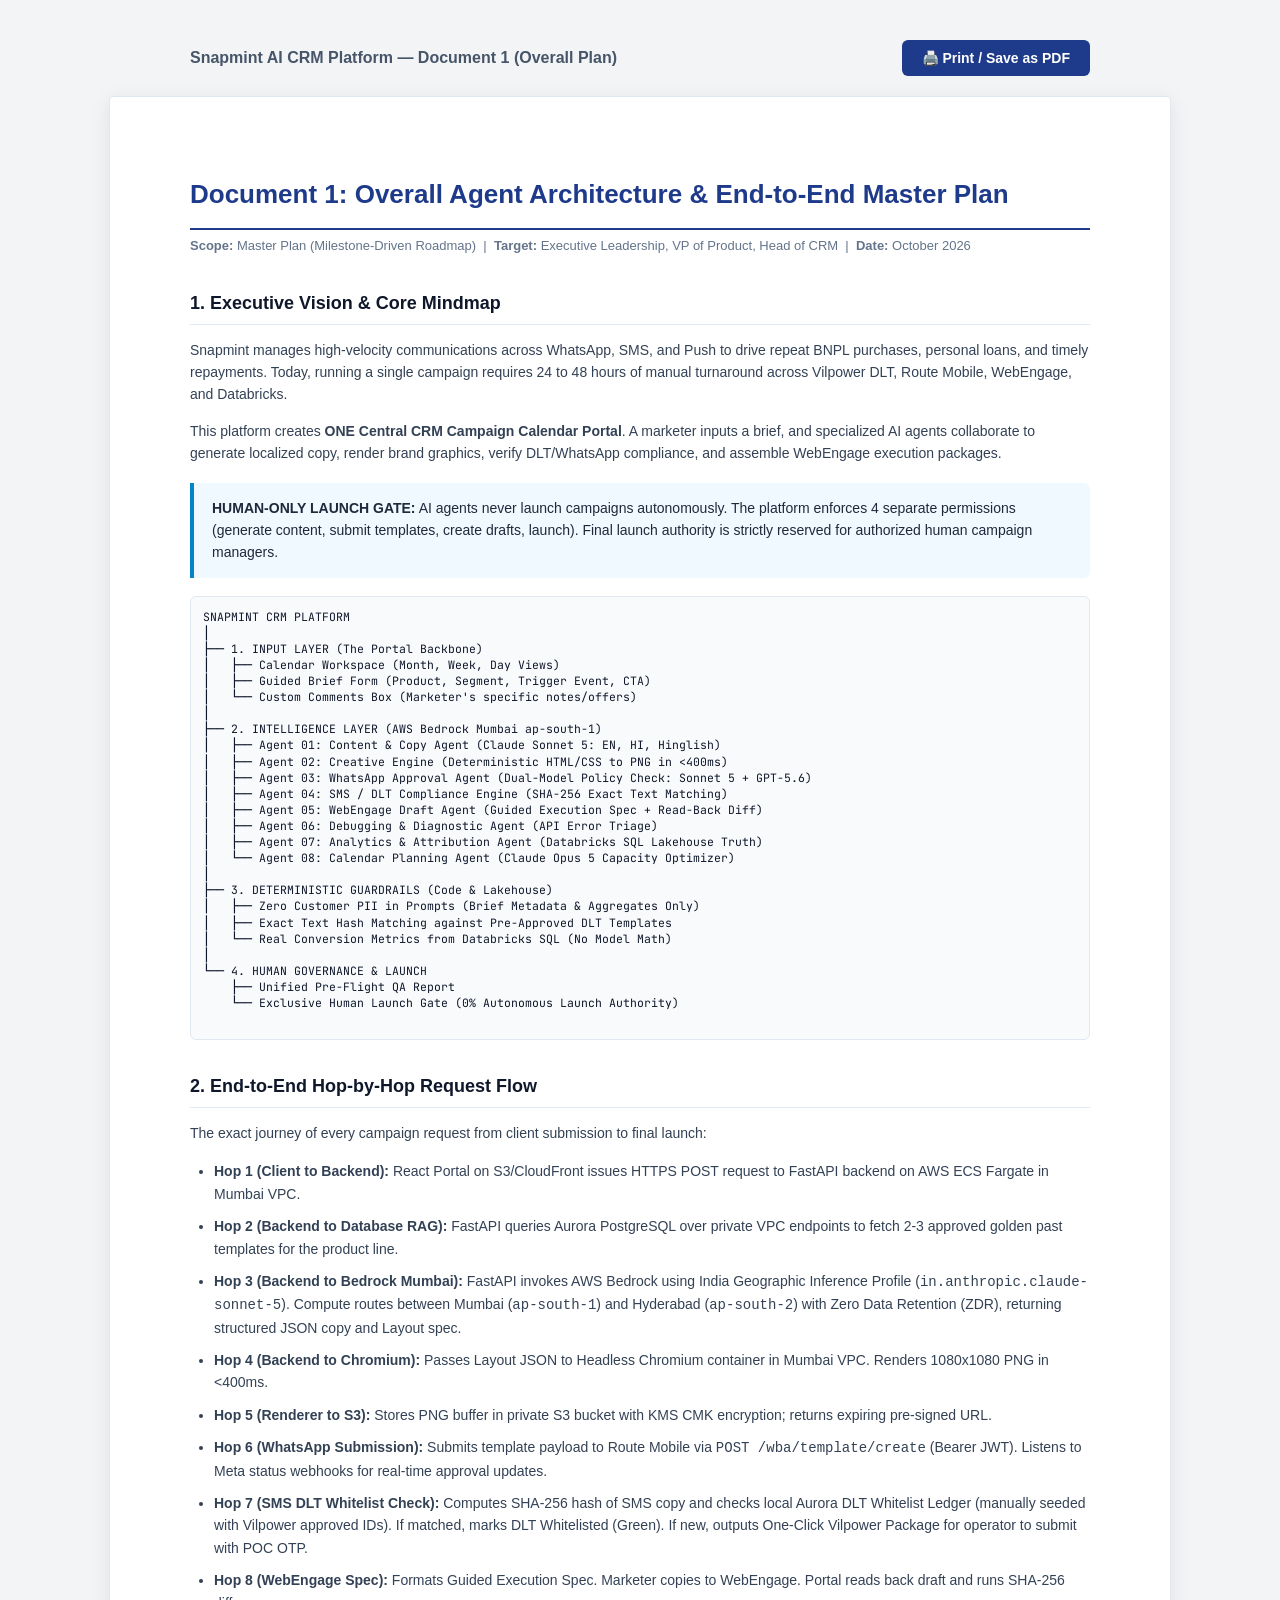
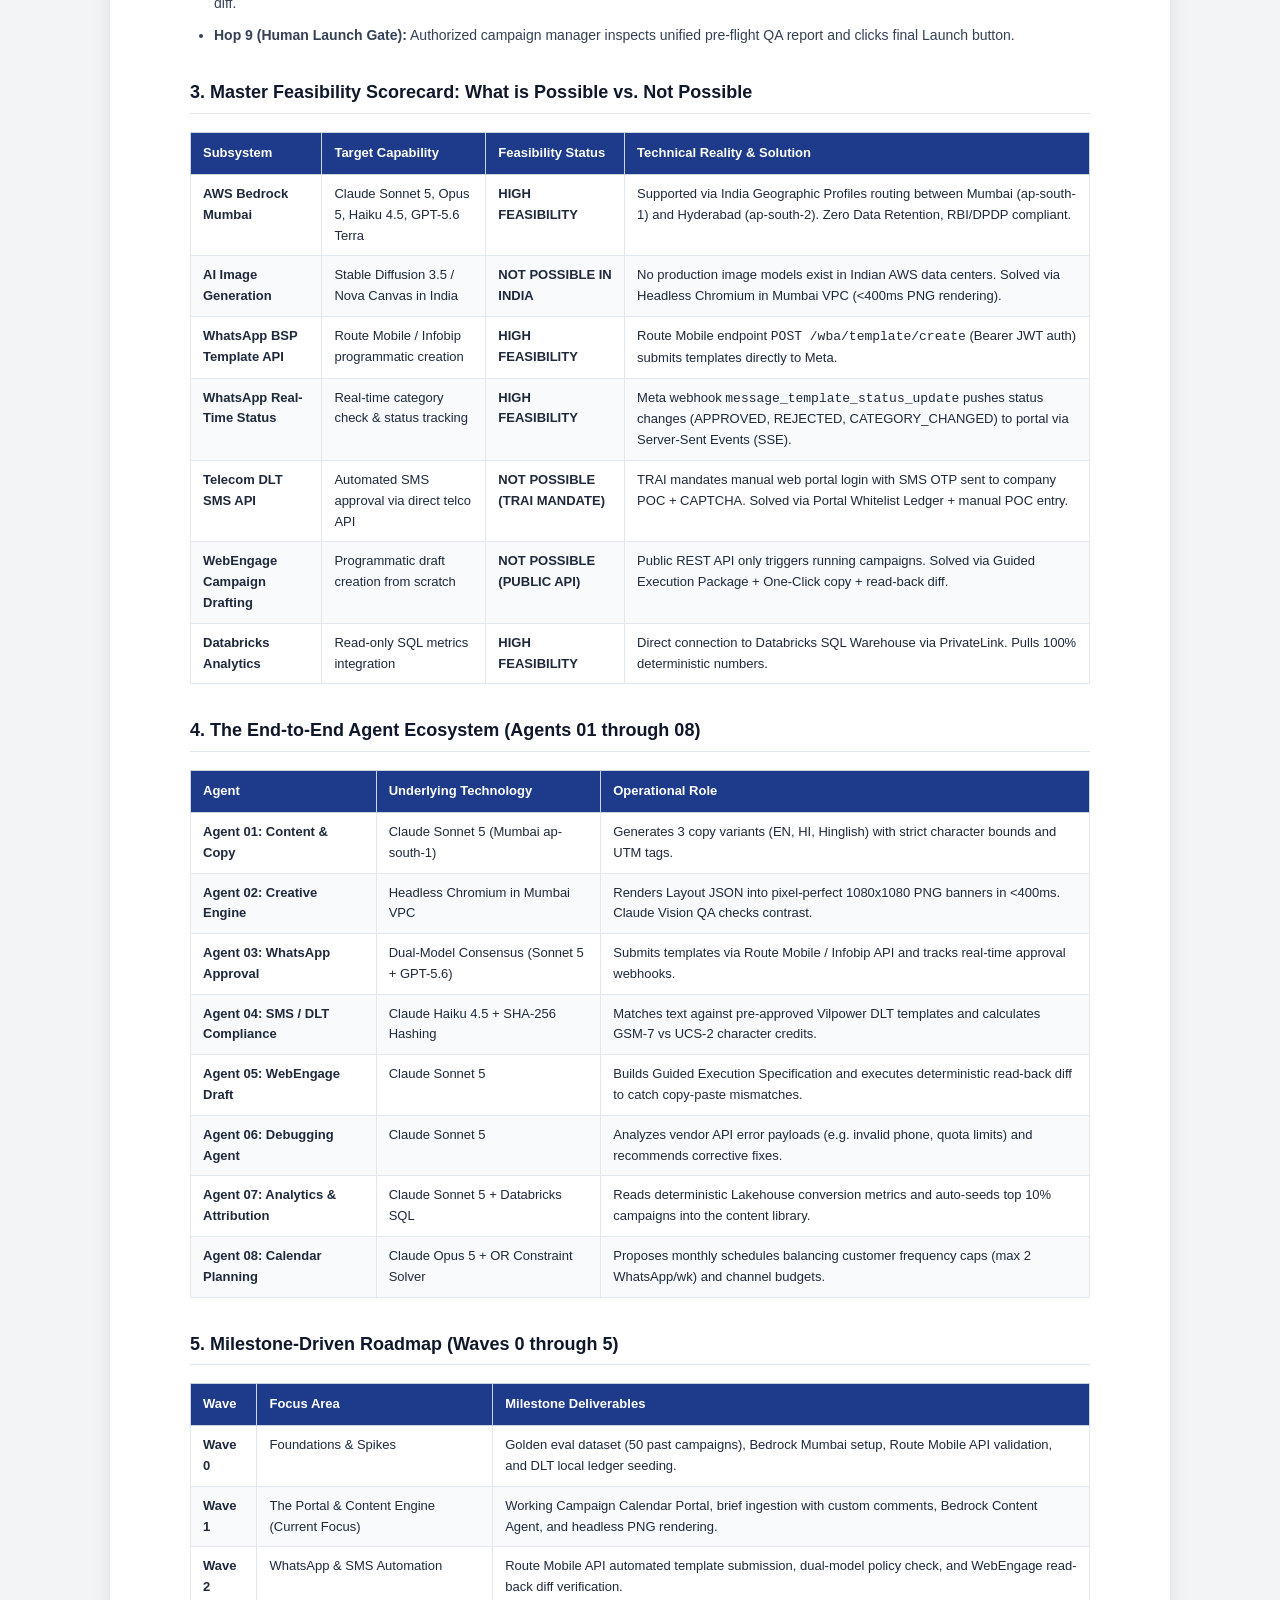
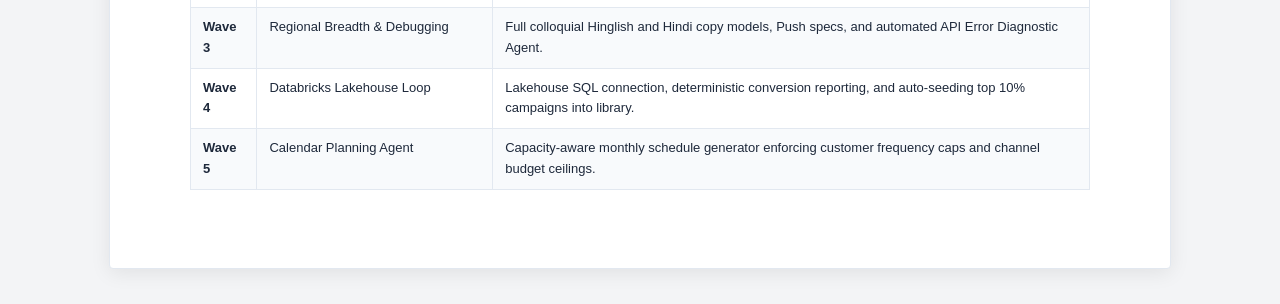
<file: docs/document-1-overall-plan.html>
<!DOCTYPE html>
<html lang="en">
<head>
  <meta charset="UTF-8">
  <meta name="viewport" content="width=device-width, initial-scale=1.0">
  <title>Snapmint CRM Platform — Document 1: Overall Agent Plan</title>
  <link rel="preconnect" href="https://fonts.googleapis.com">
  <link rel="preconnect" href="https://fonts.gstatic.com" crossorigin>
  <link href="https://fonts.googleapis.com/css2?family=Segoe+UI:wght@400;600;700&family=JetBrains+Mono:wght@400;500&display=swap" rel="stylesheet">
  <style>
    @page { size: A4; margin: 20mm; }
    body { background-color: #f3f4f6; color: #1e293b; font-family: 'Segoe UI', -apple-system, sans-serif; line-height: 1.6; margin: 0; padding: 40px 20px; }
    .doc-page { background: #ffffff; max-width: 900px; margin: 0 auto; padding: 60px 80px; border-radius: 4px; box-shadow: 0 4px 20px rgba(0, 0, 0, 0.08); border: 1px solid #e2e8f0; }
    .action-bar { max-width: 900px; margin: 0 auto 20px auto; display: flex; justify-content: space-between; align-items: center; }
    .btn { background: #1e3a8a; color: #ffffff; padding: 10px 20px; border: none; border-radius: 6px; font-size: 14px; font-weight: 600; cursor: pointer; display: inline-flex; align-items: center; gap: 8px; }
    .btn:hover { background: #1e40af; }
    h1.doc-title { font-size: 26px; font-weight: 700; color: #1e3a8a; border-bottom: 2px solid #1e3a8a; padding-bottom: 12px; margin-bottom: 6px; }
    .doc-meta { font-size: 13px; color: #64748b; margin-bottom: 26px; }
    h2 { font-size: 18px; font-weight: 700; color: #0f172a; margin-top: 32px; margin-bottom: 12px; border-bottom: 1px solid #e2e8f0; padding-bottom: 6px; }
    h3 { font-size: 15px; font-weight: 600; color: #334155; margin-top: 20px; margin-bottom: 6px; }
    p, li { font-size: 14px; color: #334155; margin-bottom: 10px; }
    ul, ol { padding-left: 24px; margin-bottom: 14px; }
    .callout { background: #f0f9ff; border-left: 4px solid #0284c7; padding: 14px 18px; border-radius: 0 6px 6px 0; margin: 18px 0; font-size: 14px; }
    table { width: 100%; border-collapse: collapse; margin: 18px 0; font-size: 13px; }
    th { background: #1e3a8a; color: #ffffff; font-weight: 600; text-align: left; padding: 10px 12px; border: 1px solid #cbd5e1; }
    td { padding: 9px 12px; border: 1px solid #e2e8f0; vertical-align: top; }
    tr:nth-child(even) td { background: #f8fafc; }
    pre { background: #f8fafc; border: 1px solid #e2e8f0; border-radius: 6px; padding: 12px; font-family: 'JetBrains Mono', monospace; font-size: 11.5px; color: #0f172a; overflow-x: auto; margin: 14px 0; line-height: 1.4; }
    @media print { body { background: #fff; padding: 0; } .action-bar { display: none !important; } .doc-page { box-shadow: none; border: none; padding: 0; max-width: 100%; } h2 { page-break-after: avoid; } table, pre { page-break-inside: avoid; } }
  </style>
</head>
<body>
  <div class="action-bar">
    <div style="font-weight: 600; color: #475569;">Snapmint AI CRM Platform — Document 1 (Overall Plan)</div>
    <button class="btn" onclick="window.print()">🖨️ Print / Save as PDF</button>
  </div>
  <div class="doc-page">
    <h1 class="doc-title">Document 1: Overall Agent Architecture & End-to-End Master Plan</h1>
    <div class="doc-meta">
      <strong>Scope:</strong> Master Plan (Milestone-Driven Roadmap) &nbsp;|&nbsp; 
      <strong>Target:</strong> Executive Leadership, VP of Product, Head of CRM &nbsp;|&nbsp; 
      <strong>Date:</strong> October 2026
    </div>

    <h2>1. Executive Vision & Core Mindmap</h2>
    <p>
      Snapmint manages high-velocity communications across WhatsApp, SMS, and Push to drive repeat BNPL purchases, personal loans, and timely repayments. Today, running a single campaign requires 24 to 48 hours of manual turnaround across Vilpower DLT, Route Mobile, WebEngage, and Databricks.
    </p>
    <p>
      This platform creates <strong>ONE Central CRM Campaign Calendar Portal</strong>. A marketer inputs a brief, and specialized AI agents collaborate to generate localized copy, render brand graphics, verify DLT/WhatsApp compliance, and assemble WebEngage execution packages.
    </p>
    <div class="callout">
      <strong>HUMAN-ONLY LAUNCH GATE:</strong> AI agents never launch campaigns autonomously. The platform enforces 4 separate permissions (generate content, submit templates, create drafts, launch). Final launch authority is strictly reserved for authorized human campaign managers.
    </div>

    <pre>
SNAPMINT CRM PLATFORM
│
├── 1. INPUT LAYER (The Portal Backbone)
│   ├── Calendar Workspace (Month, Week, Day Views)
│   ├── Guided Brief Form (Product, Segment, Trigger Event, CTA)
│   └── Custom Comments Box (Marketer's specific notes/offers)
│
├── 2. INTELLIGENCE LAYER (AWS Bedrock Mumbai ap-south-1)
│   ├── Agent 01: Content & Copy Agent (Claude Sonnet 5: EN, HI, Hinglish)
│   ├── Agent 02: Creative Engine (Deterministic HTML/CSS to PNG in &lt;400ms)
│   ├── Agent 03: WhatsApp Approval Agent (Dual-Model Policy Check: Sonnet 5 + GPT-5.6)
│   ├── Agent 04: SMS / DLT Compliance Engine (SHA-256 Exact Text Matching)
│   ├── Agent 05: WebEngage Draft Agent (Guided Execution Spec + Read-Back Diff)
│   ├── Agent 06: Debugging & Diagnostic Agent (API Error Triage)
│   ├── Agent 07: Analytics & Attribution Agent (Databricks SQL Lakehouse Truth)
│   └── Agent 08: Calendar Planning Agent (Claude Opus 5 Capacity Optimizer)
│
├── 3. DETERMINISTIC GUARDRAILS (Code & Lakehouse)
│   ├── Zero Customer PII in Prompts (Brief Metadata & Aggregates Only)
│   ├── Exact Text Hash Matching against Pre-Approved DLT Templates
│   └── Real Conversion Metrics from Databricks SQL (No Model Math)
│
└── 4. HUMAN GOVERNANCE & LAUNCH
    ├── Unified Pre-Flight QA Report
    └── Exclusive Human Launch Gate (0% Autonomous Launch Authority)
    </pre>

    <h2>2. End-to-End Hop-by-Hop Request Flow</h2>
    <p>The exact journey of every campaign request from client submission to final launch:</p>
    <ul>
      <li><strong>Hop 1 (Client to Backend):</strong> React Portal on S3/CloudFront issues HTTPS POST request to FastAPI backend on AWS ECS Fargate in Mumbai VPC.</li>
      <li><strong>Hop 2 (Backend to Database RAG):</strong> FastAPI queries Aurora PostgreSQL over private VPC endpoints to fetch 2-3 approved golden past templates for the product line.</li>
      <li><strong>Hop 3 (Backend to Bedrock Mumbai):</strong> FastAPI invokes AWS Bedrock using India Geographic Inference Profile (<code>in.anthropic.claude-sonnet-5</code>). Compute routes between Mumbai (<code>ap-south-1</code>) and Hyderabad (<code>ap-south-2</code>) with Zero Data Retention (ZDR), returning structured JSON copy and Layout spec.</li>
      <li><strong>Hop 4 (Backend to Chromium):</strong> Passes Layout JSON to Headless Chromium container in Mumbai VPC. Renders 1080x1080 PNG in &lt;400ms.</li>
      <li><strong>Hop 5 (Renderer to S3):</strong> Stores PNG buffer in private S3 bucket with KMS CMK encryption; returns expiring pre-signed URL.</li>
      <li><strong>Hop 6 (WhatsApp Submission):</strong> Submits template payload to Route Mobile via <code>POST /wba/template/create</code> (Bearer JWT). Listens to Meta status webhooks for real-time approval updates.</li>
      <li><strong>Hop 7 (SMS DLT Whitelist Check):</strong> Computes SHA-256 hash of SMS copy and checks local Aurora DLT Whitelist Ledger (manually seeded with Vilpower approved IDs). If matched, marks DLT Whitelisted (Green). If new, outputs One-Click Vilpower Package for operator to submit with POC OTP.</li>
      <li><strong>Hop 8 (WebEngage Spec):</strong> Formats Guided Execution Spec. Marketer copies to WebEngage. Portal reads back draft and runs SHA-256 diff.</li>
      <li><strong>Hop 9 (Human Launch Gate):</strong> Authorized campaign manager inspects unified pre-flight QA report and clicks final Launch button.</li>
    </ul>

    <h2>3. Master Feasibility Scorecard: What is Possible vs. Not Possible</h2>
    <table>
      <thead>
        <tr>
          <th>Subsystem</th>
          <th>Target Capability</th>
          <th>Feasibility Status</th>
          <th>Technical Reality & Solution</th>
        </tr>
      </thead>
      <tbody>
        <tr>
          <td><strong>AWS Bedrock Mumbai</strong></td>
          <td>Claude Sonnet 5, Opus 5, Haiku 4.5, GPT-5.6 Terra</td>
          <td><strong>HIGH FEASIBILITY</strong></td>
          <td>Supported via India Geographic Profiles routing between Mumbai (ap-south-1) and Hyderabad (ap-south-2). Zero Data Retention, RBI/DPDP compliant.</td>
        </tr>
        <tr>
          <td><strong>AI Image Generation</strong></td>
          <td>Stable Diffusion 3.5 / Nova Canvas in India</td>
          <td><strong>NOT POSSIBLE IN INDIA</strong></td>
          <td>No production image models exist in Indian AWS data centers. Solved via Headless Chromium in Mumbai VPC (&lt;400ms PNG rendering).</td>
        </tr>
        <tr>
          <td><strong>WhatsApp BSP Template API</strong></td>
          <td>Route Mobile / Infobip programmatic creation</td>
          <td><strong>HIGH FEASIBILITY</strong></td>
          <td>Route Mobile endpoint <code>POST /wba/template/create</code> (Bearer JWT auth) submits templates directly to Meta.</td>
        </tr>
        <tr>
          <td><strong>WhatsApp Real-Time Status</strong></td>
          <td>Real-time category check & status tracking</td>
          <td><strong>HIGH FEASIBILITY</strong></td>
          <td>Meta webhook <code>message_template_status_update</code> pushes status changes (APPROVED, REJECTED, CATEGORY_CHANGED) to portal via Server-Sent Events (SSE).</td>
        </tr>
        <tr>
          <td><strong>Telecom DLT SMS API</strong></td>
          <td>Automated SMS approval via direct telco API</td>
          <td><strong>NOT POSSIBLE (TRAI MANDATE)</strong></td>
          <td>TRAI mandates manual web portal login with SMS OTP sent to company POC + CAPTCHA. Solved via Portal Whitelist Ledger + manual POC entry.</td>
        </tr>
        <tr>
          <td><strong>WebEngage Campaign Drafting</strong></td>
          <td>Programmatic draft creation from scratch</td>
          <td><strong>NOT POSSIBLE (PUBLIC API)</strong></td>
          <td>Public REST API only triggers running campaigns. Solved via Guided Execution Package + One-Click copy + read-back diff.</td>
        </tr>
        <tr>
          <td><strong>Databricks Analytics</strong></td>
          <td>Read-only SQL metrics integration</td>
          <td><strong>HIGH FEASIBILITY</strong></td>
          <td>Direct connection to Databricks SQL Warehouse via PrivateLink. Pulls 100% deterministic numbers.</td>
        </tr>
      </tbody>
    </table>

    <h2>4. The End-to-End Agent Ecosystem (Agents 01 through 08)</h2>
    <table>
      <thead>
        <tr>
          <th>Agent</th>
          <th>Underlying Technology</th>
          <th>Operational Role</th>
        </tr>
      </thead>
      <tbody>
        <tr>
          <td><strong>Agent 01: Content & Copy</strong></td>
          <td>Claude Sonnet 5 (Mumbai ap-south-1)</td>
          <td>Generates 3 copy variants (EN, HI, Hinglish) with strict character bounds and UTM tags.</td>
        </tr>
        <tr>
          <td><strong>Agent 02: Creative Engine</strong></td>
          <td>Headless Chromium in Mumbai VPC</td>
          <td>Renders Layout JSON into pixel-perfect 1080x1080 PNG banners in &lt;400ms. Claude Vision QA checks contrast.</td>
        </tr>
        <tr>
          <td><strong>Agent 03: WhatsApp Approval</strong></td>
          <td>Dual-Model Consensus (Sonnet 5 + GPT-5.6)</td>
          <td>Submits templates via Route Mobile / Infobip API and tracks real-time approval webhooks.</td>
        </tr>
        <tr>
          <td><strong>Agent 04: SMS / DLT Compliance</strong></td>
          <td>Claude Haiku 4.5 + SHA-256 Hashing</td>
          <td>Matches text against pre-approved Vilpower DLT templates and calculates GSM-7 vs UCS-2 character credits.</td>
        </tr>
        <tr>
          <td><strong>Agent 05: WebEngage Draft</strong></td>
          <td>Claude Sonnet 5</td>
          <td>Builds Guided Execution Specification and executes deterministic read-back diff to catch copy-paste mismatches.</td>
        </tr>
        <tr>
          <td><strong>Agent 06: Debugging Agent</strong></td>
          <td>Claude Sonnet 5</td>
          <td>Analyzes vendor API error payloads (e.g. invalid phone, quota limits) and recommends corrective fixes.</td>
        </tr>
        <tr>
          <td><strong>Agent 07: Analytics & Attribution</strong></td>
          <td>Claude Sonnet 5 + Databricks SQL</td>
          <td>Reads deterministic Lakehouse conversion metrics and auto-seeds top 10% campaigns into the content library.</td>
        </tr>
        <tr>
          <td><strong>Agent 08: Calendar Planning</strong></td>
          <td>Claude Opus 5 + OR Constraint Solver</td>
          <td>Proposes monthly schedules balancing customer frequency caps (max 2 WhatsApp/wk) and channel budgets.</td>
        </tr>
      </tbody>
    </table>

    <h2>5. Milestone-Driven Roadmap (Waves 0 through 5)</h2>
    <table>
      <thead>
        <tr>
          <th>Wave</th>
          <th>Focus Area</th>
          <th>Milestone Deliverables</th>
        </tr>
      </thead>
      <tbody>
        <tr>
          <td><strong>Wave 0</strong></td>
          <td>Foundations & Spikes</td>
          <td>Golden eval dataset (50 past campaigns), Bedrock Mumbai setup, Route Mobile API validation, and DLT local ledger seeding.</td>
        </tr>
        <tr>
          <td><strong>Wave 1</strong></td>
          <td>The Portal & Content Engine (Current Focus)</td>
          <td>Working Campaign Calendar Portal, brief ingestion with custom comments, Bedrock Content Agent, and headless PNG rendering.</td>
        </tr>
        <tr>
          <td><strong>Wave 2</strong></td>
          <td>WhatsApp & SMS Automation</td>
          <td>Route Mobile API automated template submission, dual-model policy check, and WebEngage read-back diff verification.</td>
        </tr>
        <tr>
          <td><strong>Wave 3</strong></td>
          <td>Regional Breadth & Debugging</td>
          <td>Full colloquial Hinglish and Hindi copy models, Push specs, and automated API Error Diagnostic Agent.</td>
        </tr>
        <tr>
          <td><strong>Wave 4</strong></td>
          <td>Databricks Lakehouse Loop</td>
          <td>Lakehouse SQL connection, deterministic conversion reporting, and auto-seeding top 10% campaigns into library.</td>
        </tr>
        <tr>
          <td><strong>Wave 5</strong></td>
          <td>Calendar Planning Agent</td>
          <td>Capacity-aware monthly schedule generator enforcing customer frequency caps and channel budget ceilings.</td>
        </tr>
      </tbody>
    </table>
  </div>
</body>
</html>
</file>
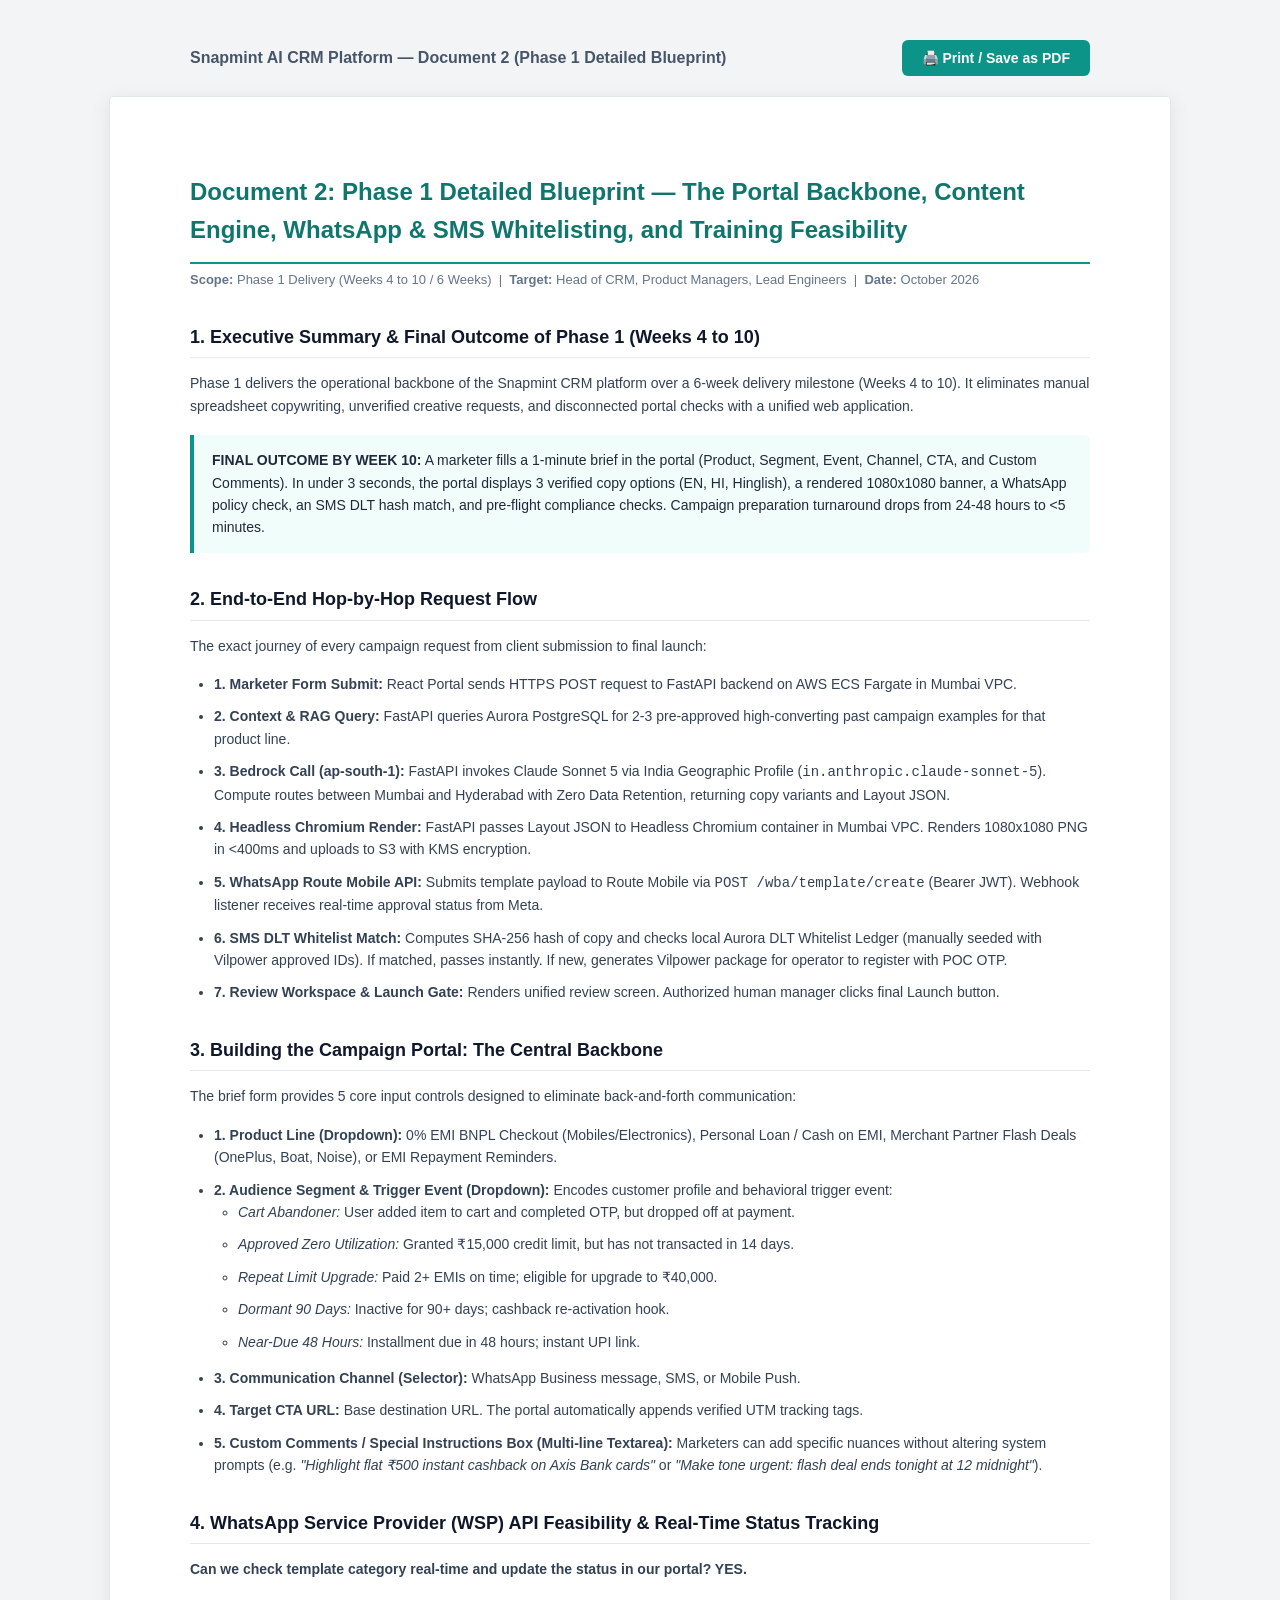
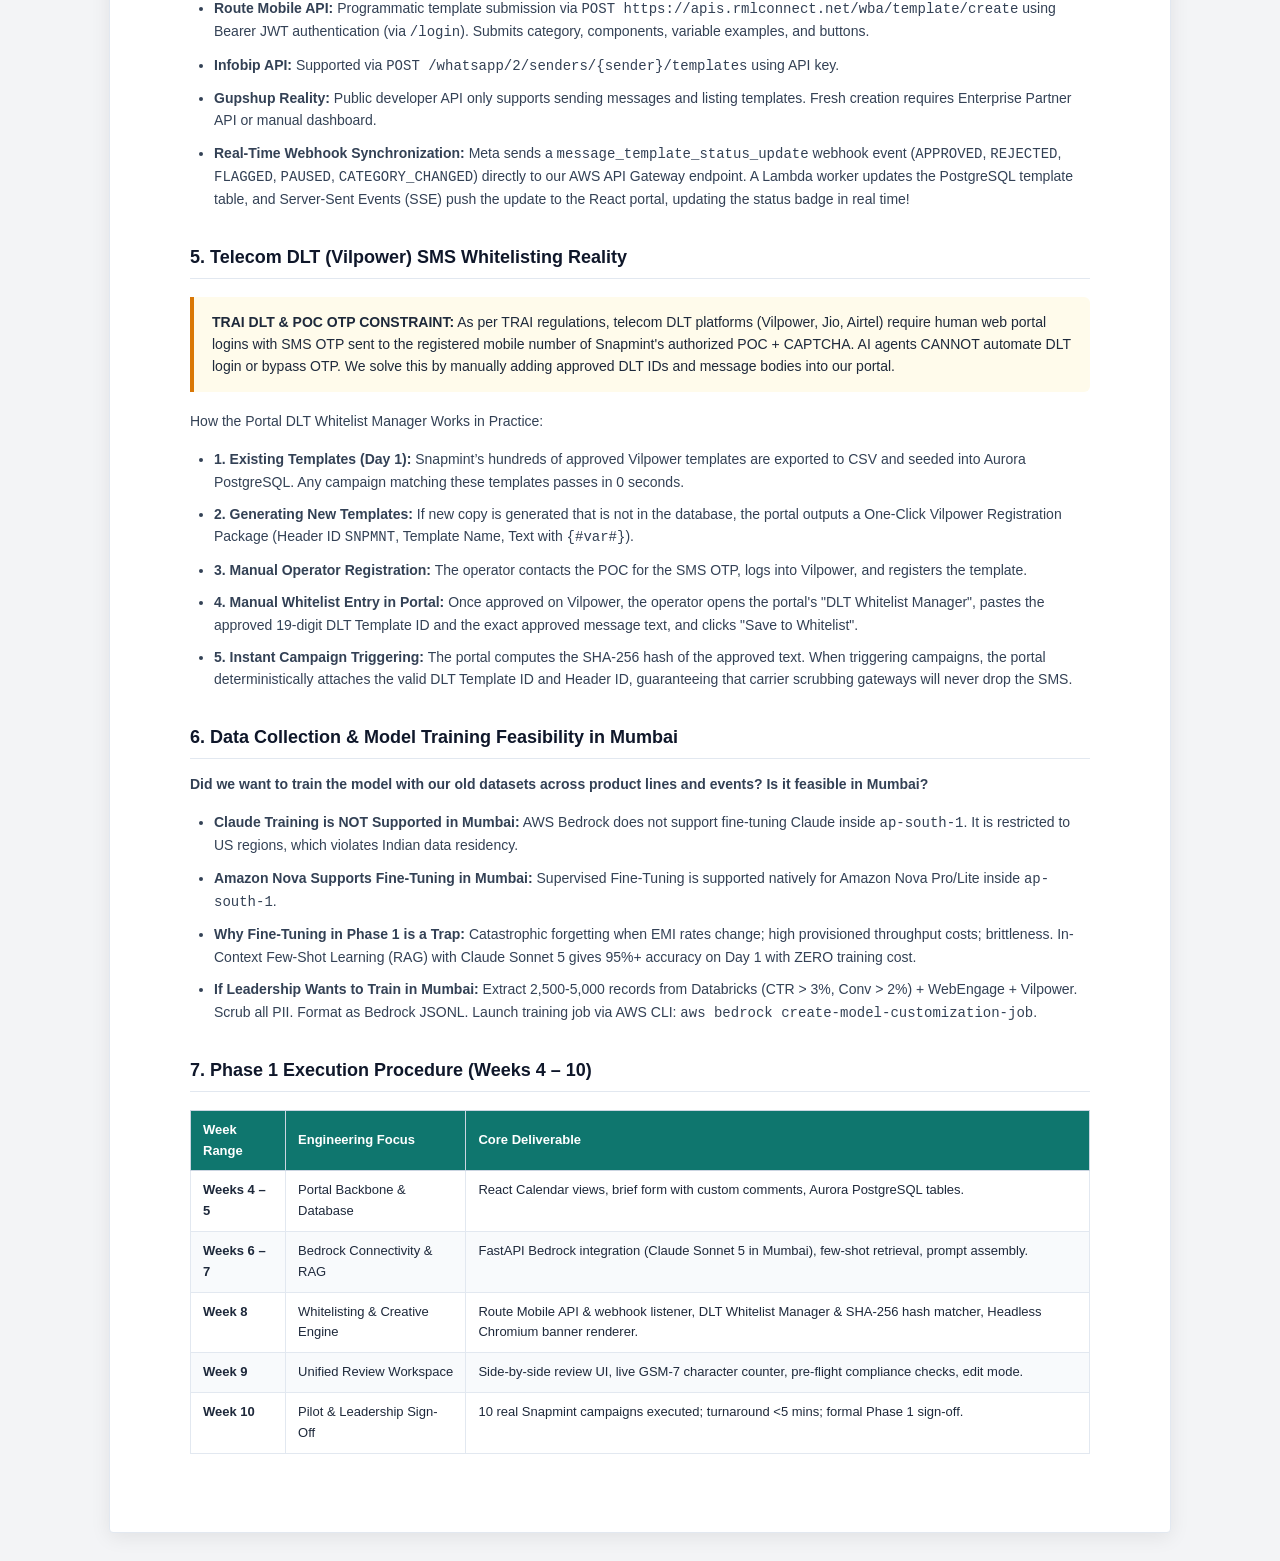
<file: docs/document-2-phase-1-detailed-plan.html>
<!DOCTYPE html>
<html lang="en">
<head>
  <meta charset="UTF-8">
  <meta name="viewport" content="width=device-width, initial-scale=1.0">
  <title>Snapmint CRM Platform — Document 2: Phase 1 Detailed Plan</title>
  <link rel="preconnect" href="https://fonts.googleapis.com">
  <link rel="preconnect" href="https://fonts.gstatic.com" crossorigin>
  <link href="https://fonts.googleapis.com/css2?family=Segoe+UI:wght@400;600;700&family=JetBrains+Mono:wght@400;500&display=swap" rel="stylesheet">
  <style>
    @page { size: A4; margin: 20mm; }
    body { background-color: #f3f4f6; color: #1e293b; font-family: 'Segoe UI', -apple-system, sans-serif; line-height: 1.6; margin: 0; padding: 40px 20px; }
    .doc-page { background: #ffffff; max-width: 900px; margin: 0 auto; padding: 60px 80px; border-radius: 4px; box-shadow: 0 4px 20px rgba(0, 0, 0, 0.08); border: 1px solid #e2e8f0; }
    .action-bar { max-width: 900px; margin: 0 auto 20px auto; display: flex; justify-content: space-between; align-items: center; }
    .btn { background: #0d9488; color: #ffffff; padding: 10px 20px; border: none; border-radius: 6px; font-size: 14px; font-weight: 600; cursor: pointer; display: inline-flex; align-items: center; gap: 8px; }
    .btn:hover { background: #0f766e; }
    h1.doc-title { font-size: 24px; font-weight: 700; color: #0f766e; border-bottom: 2px solid #0d9488; padding-bottom: 12px; margin-bottom: 6px; }
    .doc-meta { font-size: 13px; color: #64748b; margin-bottom: 26px; }
    h2 { font-size: 18px; font-weight: 700; color: #0f172a; margin-top: 32px; margin-bottom: 12px; border-bottom: 1px solid #e2e8f0; padding-bottom: 6px; }
    h3 { font-size: 15px; font-weight: 600; color: #334155; margin-top: 20px; margin-bottom: 6px; }
    p, li { font-size: 14px; color: #334155; margin-bottom: 10px; }
    ul, ol { padding-left: 24px; margin-bottom: 14px; }
    .callout { background: #f0fdfa; border-left: 4px solid #0d9488; padding: 14px 18px; border-radius: 0 6px 6px 0; margin: 18px 0; font-size: 14px; }
    .callout.warning { background: #fffbeb; border-left-color: #d97706; }
    table { width: 100%; border-collapse: collapse; margin: 18px 0; font-size: 13px; }
    th { background: #0f766e; color: #ffffff; font-weight: 600; text-align: left; padding: 9px 12px; border: 1px solid #cbd5e1; }
    td { padding: 9px 12px; border: 1px solid #e2e8f0; vertical-align: top; }
    tr:nth-child(even) td { background: #f8fafc; }
    pre { background: #f8fafc; border: 1px solid #e2e8f0; border-radius: 6px; padding: 12px; font-family: 'JetBrains Mono', monospace; font-size: 11.5px; color: #0f172a; overflow-x: auto; margin: 14px 0; line-height: 1.4; }
    @media print { body { background: #fff; padding: 0; } .action-bar { display: none !important; } .doc-page { box-shadow: none; border: none; padding: 0; max-width: 100%; } h2 { page-break-after: avoid; } table, pre { page-break-inside: avoid; } }
  </style>
</head>
<body>
  <div class="action-bar">
    <div style="font-weight: 600; color: #475569;">Snapmint AI CRM Platform — Document 2 (Phase 1 Detailed Blueprint)</div>
    <button class="btn" onclick="window.print()">🖨️ Print / Save as PDF</button>
  </div>
  <div class="doc-page">
    <h1 class="doc-title">Document 2: Phase 1 Detailed Blueprint — The Portal Backbone, Content Engine, WhatsApp & SMS Whitelisting, and Training Feasibility</h1>
    <div class="doc-meta">
      <strong>Scope:</strong> Phase 1 Delivery (Weeks 4 to 10 / 6 Weeks) &nbsp;|&nbsp; 
      <strong>Target:</strong> Head of CRM, Product Managers, Lead Engineers &nbsp;|&nbsp; 
      <strong>Date:</strong> October 2026
    </div>

    <h2>1. Executive Summary & Final Outcome of Phase 1 (Weeks 4 to 10)</h2>
    <p>
      Phase 1 delivers the operational backbone of the Snapmint CRM platform over a 6-week delivery milestone (Weeks 4 to 10). It eliminates manual spreadsheet copywriting, unverified creative requests, and disconnected portal checks with a unified web application.
    </p>
    <div class="callout">
      <strong>FINAL OUTCOME BY WEEK 10:</strong> A marketer fills a 1-minute brief in the portal (Product, Segment, Event, Channel, CTA, and Custom Comments). In under 3 seconds, the portal displays 3 verified copy options (EN, HI, Hinglish), a rendered 1080x1080 banner, a WhatsApp policy check, an SMS DLT hash match, and pre-flight compliance checks. Campaign preparation turnaround drops from 24-48 hours to &lt;5 minutes.
    </div>

    <h2>2. End-to-End Hop-by-Hop Request Flow</h2>
    <p>The exact journey of every campaign request from client submission to final launch:</p>
    <ul>
      <li><strong>1. Marketer Form Submit:</strong> React Portal sends HTTPS POST request to FastAPI backend on AWS ECS Fargate in Mumbai VPC.</li>
      <li><strong>2. Context & RAG Query:</strong> FastAPI queries Aurora PostgreSQL for 2-3 pre-approved high-converting past campaign examples for that product line.</li>
      <li><strong>3. Bedrock Call (ap-south-1):</strong> FastAPI invokes Claude Sonnet 5 via India Geographic Profile (<code>in.anthropic.claude-sonnet-5</code>). Compute routes between Mumbai and Hyderabad with Zero Data Retention, returning copy variants and Layout JSON.</li>
      <li><strong>4. Headless Chromium Render:</strong> FastAPI passes Layout JSON to Headless Chromium container in Mumbai VPC. Renders 1080x1080 PNG in &lt;400ms and uploads to S3 with KMS encryption.</li>
      <li><strong>5. WhatsApp Route Mobile API:</strong> Submits template payload to Route Mobile via <code>POST /wba/template/create</code> (Bearer JWT). Webhook listener receives real-time approval status from Meta.</li>
      <li><strong>6. SMS DLT Whitelist Match:</strong> Computes SHA-256 hash of copy and checks local Aurora DLT Whitelist Ledger (manually seeded with Vilpower approved IDs). If matched, passes instantly. If new, generates Vilpower package for operator to register with POC OTP.</li>
      <li><strong>7. Review Workspace & Launch Gate:</strong> Renders unified review screen. Authorized human manager clicks final Launch button.</li>
    </ul>

    <h2>3. Building the Campaign Portal: The Central Backbone</h2>
    <p>The brief form provides 5 core input controls designed to eliminate back-and-forth communication:</p>
    <ul>
      <li><strong>1. Product Line (Dropdown):</strong> 0% EMI BNPL Checkout (Mobiles/Electronics), Personal Loan / Cash on EMI, Merchant Partner Flash Deals (OnePlus, Boat, Noise), or EMI Repayment Reminders.</li>
      <li><strong>2. Audience Segment & Trigger Event (Dropdown):</strong> Encodes customer profile and behavioral trigger event:
        <ul>
          <li><em>Cart Abandoner:</em> User added item to cart and completed OTP, but dropped off at payment.</li>
          <li><em>Approved Zero Utilization:</em> Granted ₹15,000 credit limit, but has not transacted in 14 days.</li>
          <li><em>Repeat Limit Upgrade:</em> Paid 2+ EMIs on time; eligible for upgrade to ₹40,000.</li>
          <li><em>Dormant 90 Days:</em> Inactive for 90+ days; cashback re-activation hook.</li>
          <li><em>Near-Due 48 Hours:</em> Installment due in 48 hours; instant UPI link.</li>
        </ul>
      </li>
      <li><strong>3. Communication Channel (Selector):</strong> WhatsApp Business message, SMS, or Mobile Push.</li>
      <li><strong>4. Target CTA URL:</strong> Base destination URL. The portal automatically appends verified UTM tracking tags.</li>
      <li><strong>5. Custom Comments / Special Instructions Box (Multi-line Textarea):</strong> Marketers can add specific nuances without altering system prompts (e.g. <em>"Highlight flat ₹500 instant cashback on Axis Bank cards"</em> or <em>"Make tone urgent: flash deal ends tonight at 12 midnight"</em>).</li>
    </ul>

    <h2>4. WhatsApp Service Provider (WSP) API Feasibility & Real-Time Status Tracking</h2>
    <p><strong>Can we check template category real-time and update the status in our portal? YES.</strong></p>
    <ul>
      <li><strong>Route Mobile API:</strong> Programmatic template submission via <code>POST https://apis.rmlconnect.net/wba/template/create</code> using Bearer JWT authentication (via <code>/login</code>). Submits category, components, variable examples, and buttons.</li>
      <li><strong>Infobip API:</strong> Supported via <code>POST /whatsapp/2/senders/{sender}/templates</code> using API key.</li>
      <li><strong>Gupshup Reality:</strong> Public developer API only supports sending messages and listing templates. Fresh creation requires Enterprise Partner API or manual dashboard.</li>
      <li><strong>Real-Time Webhook Synchronization:</strong> Meta sends a <code>message_template_status_update</code> webhook event (<code>APPROVED</code>, <code>REJECTED</code>, <code>FLAGGED</code>, <code>PAUSED</code>, <code>CATEGORY_CHANGED</code>) directly to our AWS API Gateway endpoint. A Lambda worker updates the PostgreSQL template table, and Server-Sent Events (SSE) push the update to the React portal, updating the status badge in real time!</li>
    </ul>

    <h2>5. Telecom DLT (Vilpower) SMS Whitelisting Reality</h2>
    <div class="callout warning">
      <strong>TRAI DLT & POC OTP CONSTRAINT:</strong> As per TRAI regulations, telecom DLT platforms (Vilpower, Jio, Airtel) require human web portal logins with SMS OTP sent to the registered mobile number of Snapmint's authorized POC + CAPTCHA. AI agents CANNOT automate DLT login or bypass OTP. We solve this by manually adding approved DLT IDs and message bodies into our portal.
    </div>
    <p>How the Portal DLT Whitelist Manager Works in Practice:</p>
    <ul>
      <li><strong>1. Existing Templates (Day 1):</strong> Snapmint’s hundreds of approved Vilpower templates are exported to CSV and seeded into Aurora PostgreSQL. Any campaign matching these templates passes in 0 seconds.</li>
      <li><strong>2. Generating New Templates:</strong> If new copy is generated that is not in the database, the portal outputs a One-Click Vilpower Registration Package (Header ID <code>SNPMNT</code>, Template Name, Text with <code>{#var#}</code>).</li>
      <li><strong>3. Manual Operator Registration:</strong> The operator contacts the POC for the SMS OTP, logs into Vilpower, and registers the template.</li>
      <li><strong>4. Manual Whitelist Entry in Portal:</strong> Once approved on Vilpower, the operator opens the portal's "DLT Whitelist Manager", pastes the approved 19-digit DLT Template ID and the exact approved message text, and clicks "Save to Whitelist".</li>
      <li><strong>5. Instant Campaign Triggering:</strong> The portal computes the SHA-256 hash of the approved text. When triggering campaigns, the portal deterministically attaches the valid DLT Template ID and Header ID, guaranteeing that carrier scrubbing gateways will never drop the SMS.</li>
    </ul>

    <h2>6. Data Collection & Model Training Feasibility in Mumbai</h2>
    <p><strong>Did we want to train the model with our old datasets across product lines and events? Is it feasible in Mumbai?</strong></p>
    <ul>
      <li><strong>Claude Training is NOT Supported in Mumbai:</strong> AWS Bedrock does not support fine-tuning Claude inside <code>ap-south-1</code>. It is restricted to US regions, which violates Indian data residency.</li>
      <li><strong>Amazon Nova Supports Fine-Tuning in Mumbai:</strong> Supervised Fine-Tuning is supported natively for Amazon Nova Pro/Lite inside <code>ap-south-1</code>.</li>
      <li><strong>Why Fine-Tuning in Phase 1 is a Trap:</strong> Catastrophic forgetting when EMI rates change; high provisioned throughput costs; brittleness. In-Context Few-Shot Learning (RAG) with Claude Sonnet 5 gives 95%+ accuracy on Day 1 with ZERO training cost.</li>
      <li><strong>If Leadership Wants to Train in Mumbai:</strong> Extract 2,500-5,000 records from Databricks (CTR &gt; 3%, Conv &gt; 2%) + WebEngage + Vilpower. Scrub all PII. Format as Bedrock JSONL. Launch training job via AWS CLI: <code>aws bedrock create-model-customization-job</code>.</li>
    </ul>

    <h2>7. Phase 1 Execution Procedure (Weeks 4 – 10)</h2>
    <table>
      <thead>
        <tr>
          <th>Week Range</th>
          <th>Engineering Focus</th>
          <th>Core Deliverable</th>
        </tr>
      </thead>
      <tbody>
        <tr>
          <td><strong>Weeks 4 – 5</strong></td>
          <td>Portal Backbone & Database</td>
          <td>React Calendar views, brief form with custom comments, Aurora PostgreSQL tables.</td>
        </tr>
        <tr>
          <td><strong>Weeks 6 – 7</strong></td>
          <td>Bedrock Connectivity & RAG</td>
          <td>FastAPI Bedrock integration (Claude Sonnet 5 in Mumbai), few-shot retrieval, prompt assembly.</td>
        </tr>
        <tr>
          <td><strong>Week 8</strong></td>
          <td>Whitelisting & Creative Engine</td>
          <td>Route Mobile API & webhook listener, DLT Whitelist Manager & SHA-256 hash matcher, Headless Chromium banner renderer.</td>
        </tr>
        <tr>
          <td><strong>Week 9</strong></td>
          <td>Unified Review Workspace</td>
          <td>Side-by-side review UI, live GSM-7 character counter, pre-flight compliance checks, edit mode.</td>
        </tr>
        <tr>
          <td><strong>Week 10</strong></td>
          <td>Pilot & Leadership Sign-Off</td>
          <td>10 real Snapmint campaigns executed; turnaround &lt;5 mins; formal Phase 1 sign-off.</td>
        </tr>
      </tbody>
    </table>
  </div>
</body>
</html>
</file>
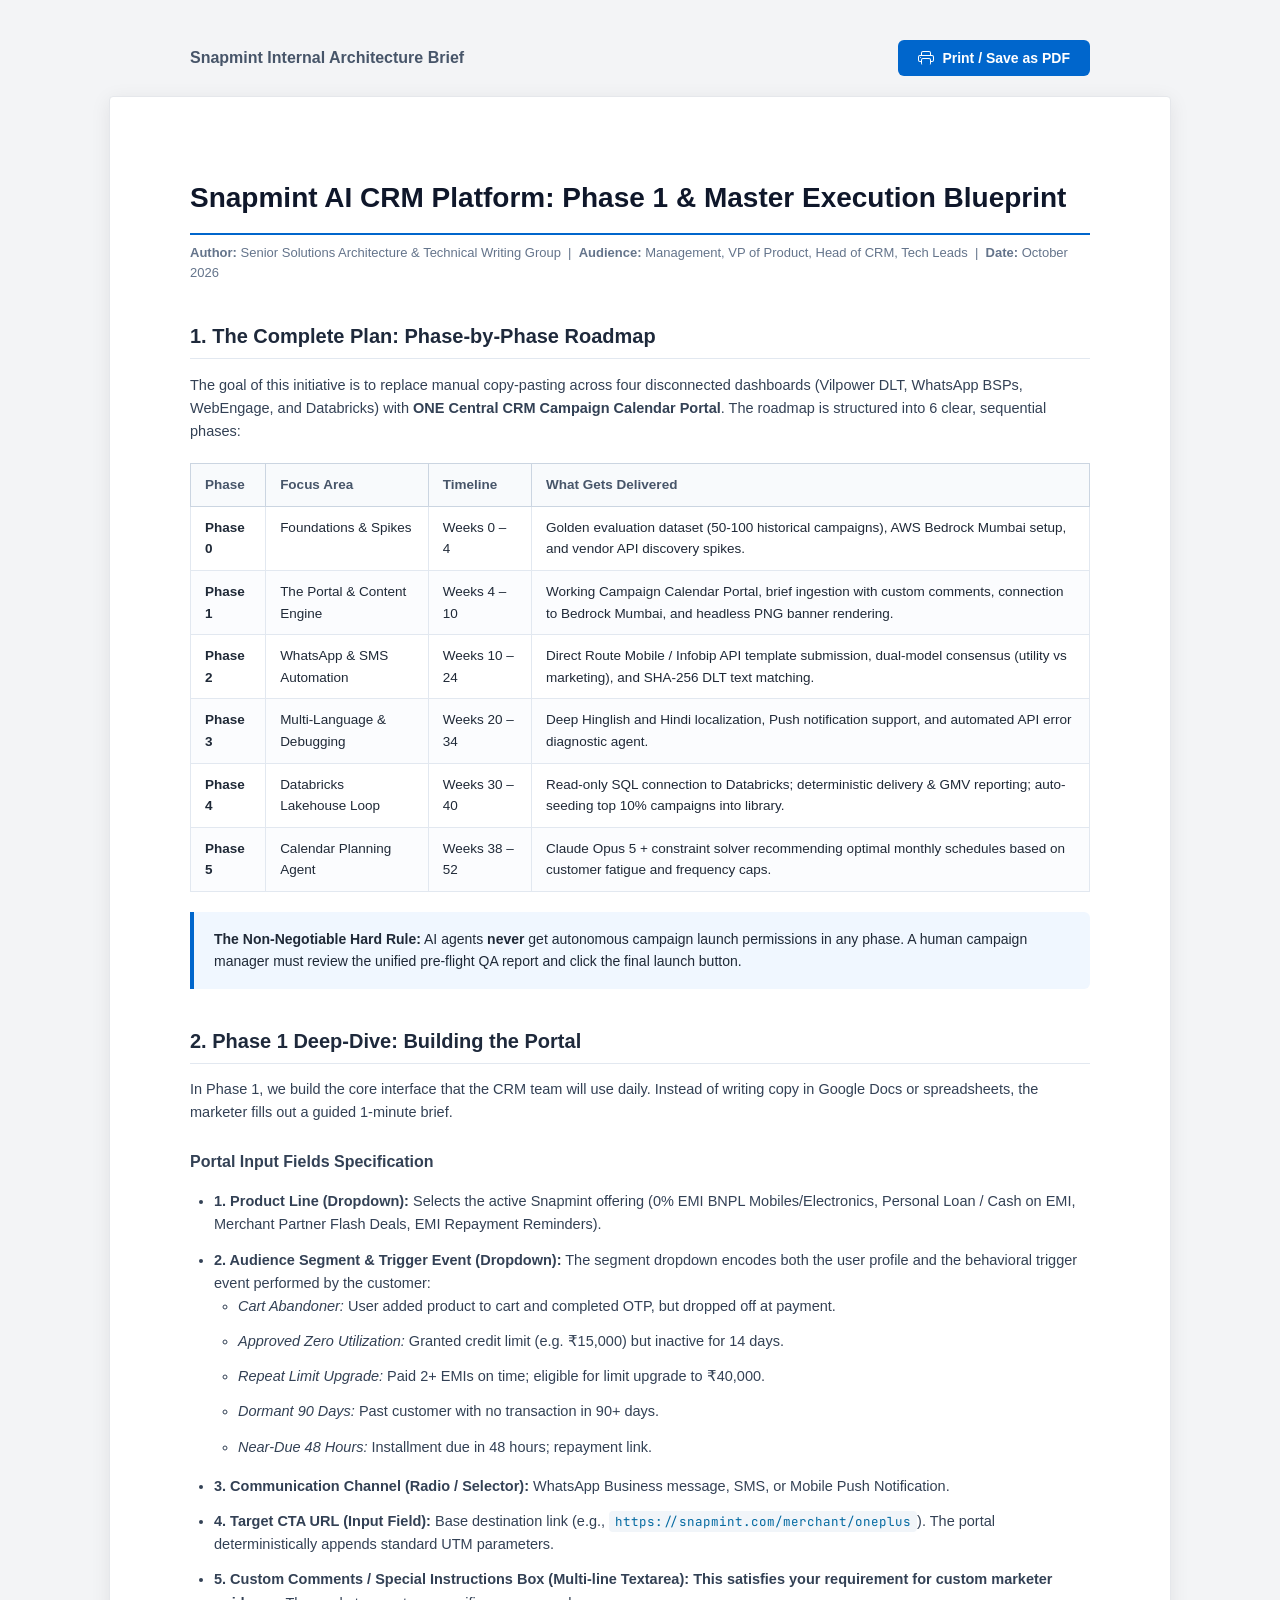
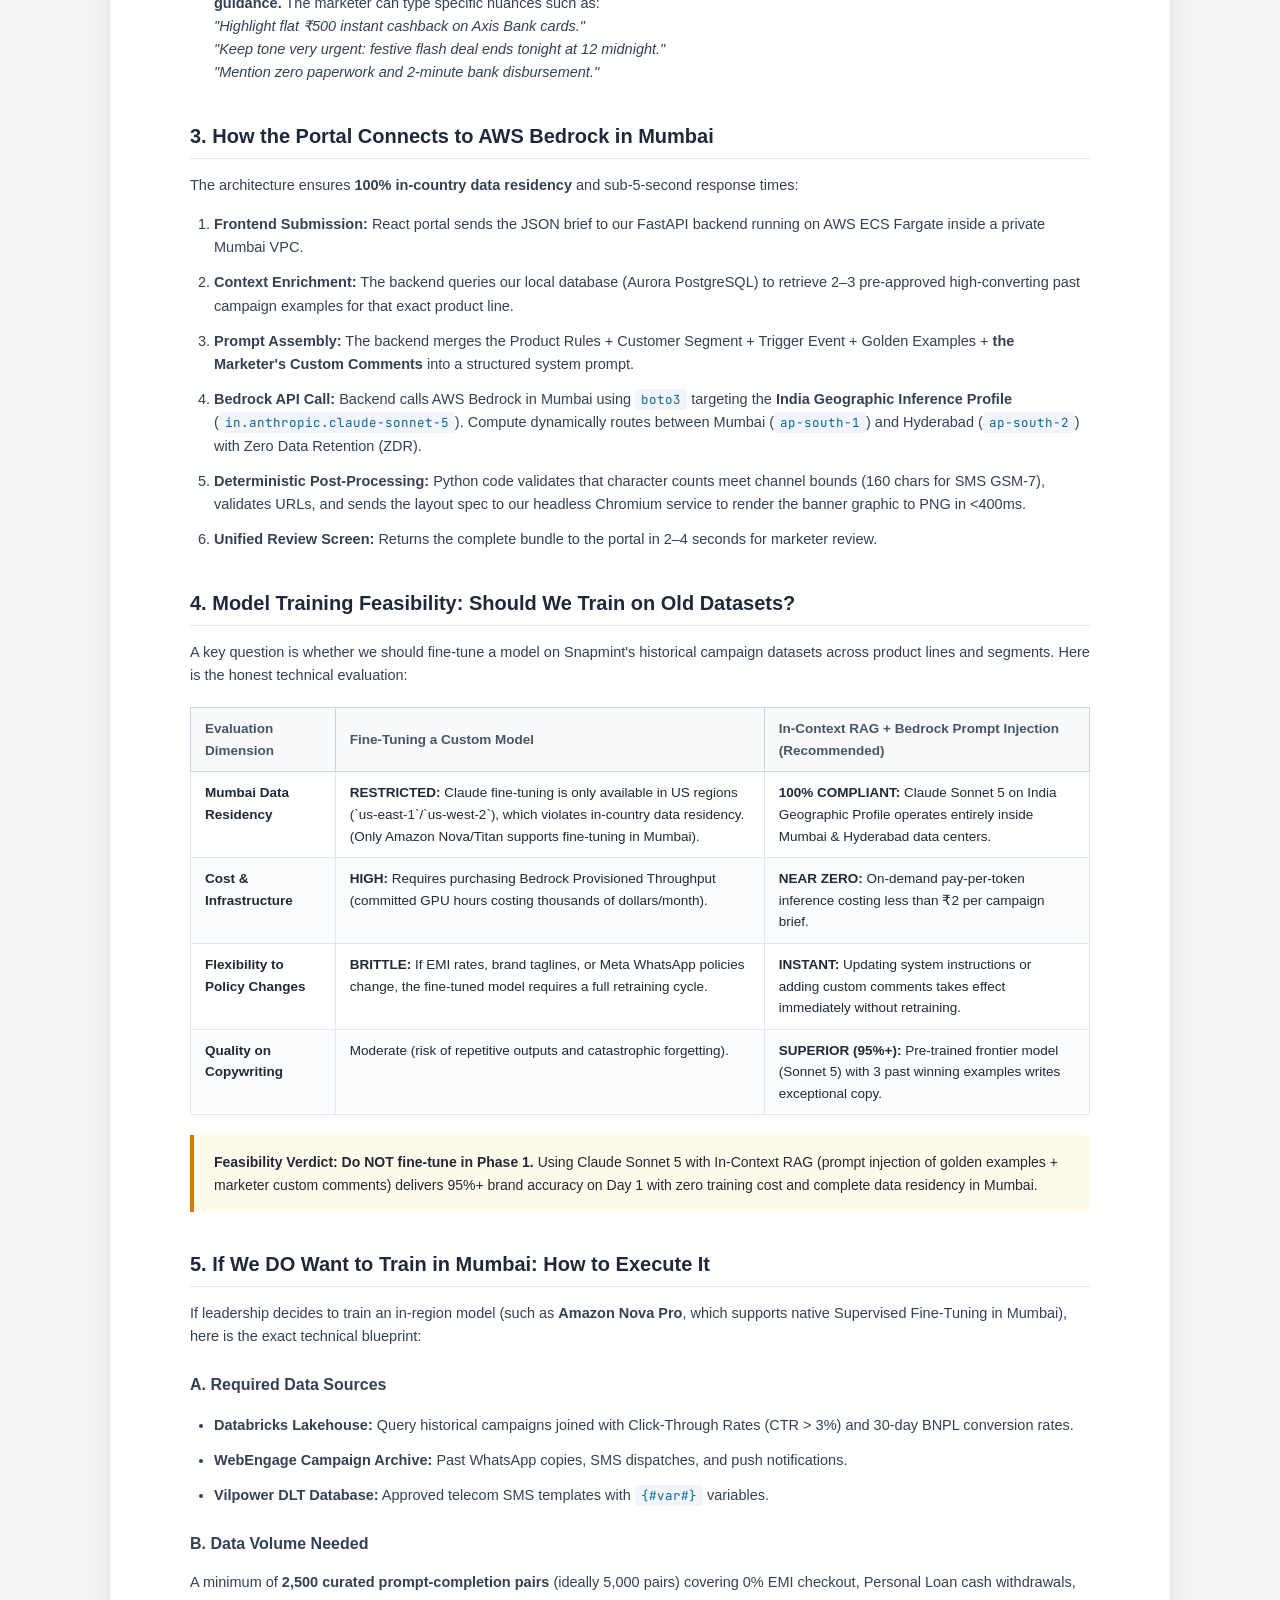
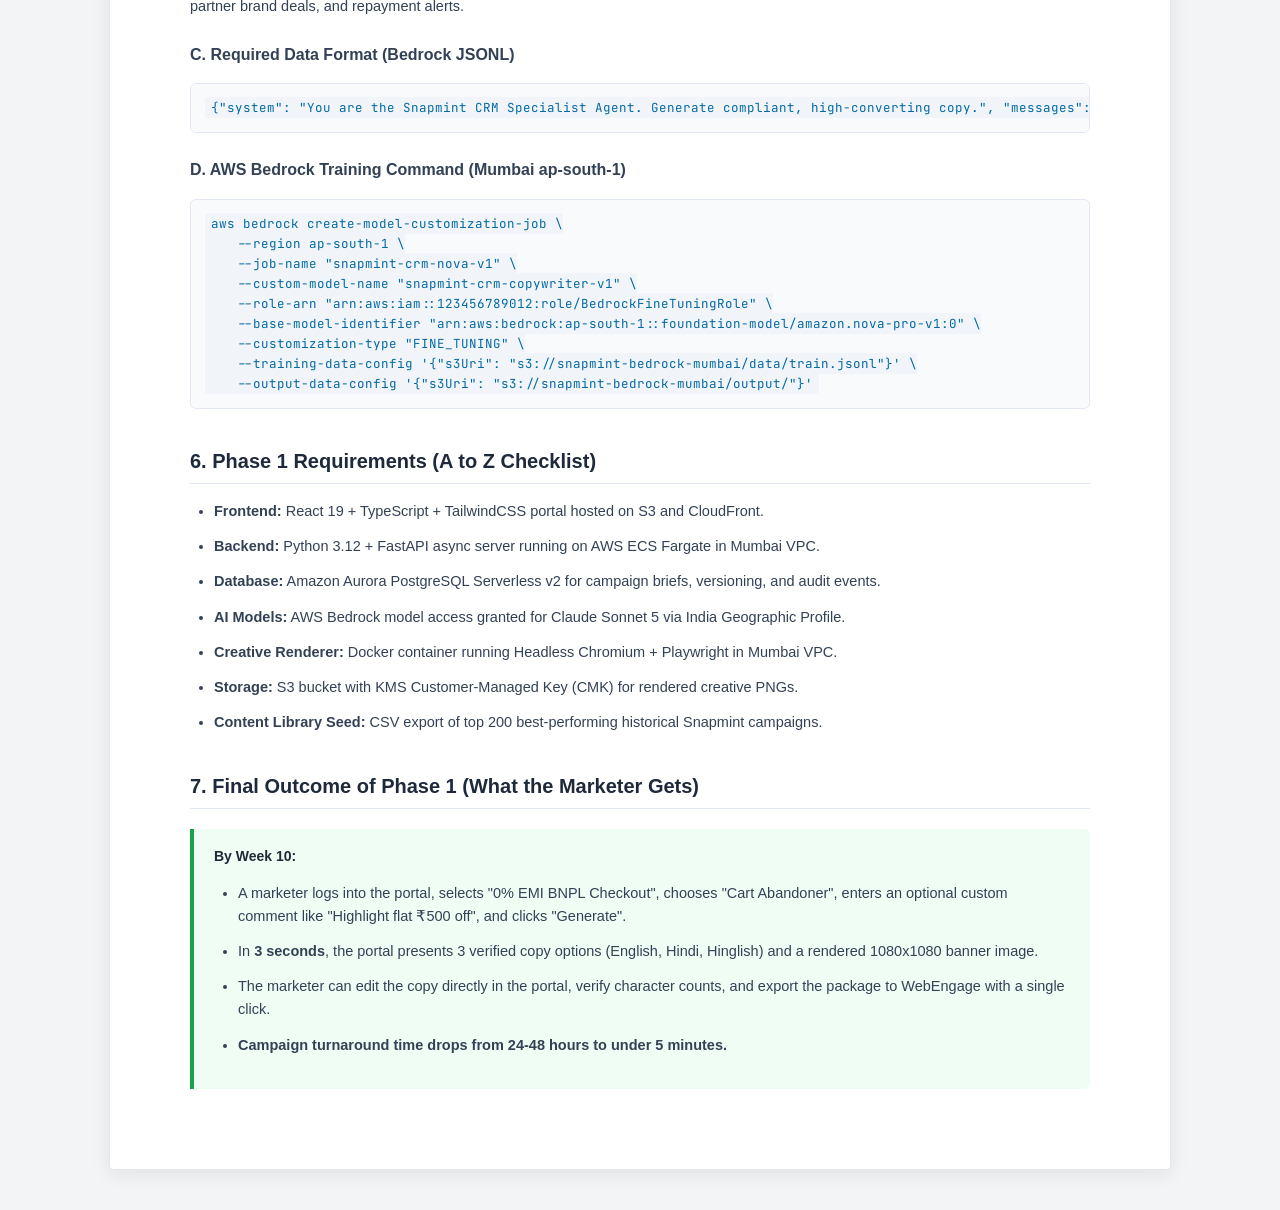
<file: docs/phase-1-guide.html>
<!DOCTYPE html>
<html lang="en">
<head>
  <meta charset="UTF-8">
  <meta name="viewport" content="width=device-width, initial-scale=1.0">
  <title>Snapmint CRM Platform — Phase 1 Execution & Master Plan</title>
  <link rel="preconnect" href="https://fonts.googleapis.com">
  <link rel="preconnect" href="https://fonts.gstatic.com" crossorigin>
  <link href="https://fonts.googleapis.com/css2?family=Calibri:wght@400;600;700&family=Segoe+UI:wght@400;600;700&family=JetBrains+Mono:wght@400;500&display=swap" rel="stylesheet">
  <style>
    @page {
      size: A4;
      margin: 20mm;
    }

    body {
      background-color: #f3f4f6;
      color: #1f2937;
      font-family: 'Segoe UI', Calibri, -apple-system, sans-serif;
      line-height: 1.6;
      margin: 0;
      padding: 40px 20px;
    }

    .doc-page {
      background: #ffffff;
      max-width: 900px;
      margin: 0 auto;
      padding: 60px 80px;
      border-radius: 4px;
      box-shadow: 0 4px 20px rgba(0, 0, 0, 0.08);
      border: 1px solid #e5e7eb;
    }

    /* Print action bar */
    .action-bar {
      max-width: 900px;
      margin: 0 auto 20px auto;
      display: flex;
      justify-content: space-between;
      align-items: center;
    }

    .btn {
      background: #0066cc;
      color: #ffffff;
      padding: 10px 20px;
      border: none;
      border-radius: 6px;
      font-size: 14px;
      font-weight: 600;
      cursor: pointer;
      display: inline-flex;
      align-items: center;
      gap: 8px;
    }

    .btn:hover {
      background: #0052a3;
    }

    /* Document typography */
    h1.doc-title {
      font-size: 28px;
      font-weight: 700;
      color: #0f172a;
      border-bottom: 2px solid #0066cc;
      padding-bottom: 12px;
      margin-bottom: 8px;
    }

    .doc-meta {
      font-size: 13px;
      color: #64748b;
      margin-bottom: 30px;
    }

    h2 {
      font-size: 20px;
      font-weight: 700;
      color: #1e293b;
      margin-top: 36px;
      margin-bottom: 14px;
      border-bottom: 1px solid #e2e8f0;
      padding-bottom: 6px;
    }

    h3 {
      font-size: 16px;
      font-weight: 600;
      color: #334155;
      margin-top: 24px;
      margin-bottom: 8px;
    }

    p, li {
      font-size: 14.5px;
      color: #334155;
      margin-bottom: 12px;
    }

    ul, ol {
      padding-left: 24px;
      margin-bottom: 16px;
    }

    /* Callout Box */
    .callout {
      background: #f0f7ff;
      border-left: 4px solid #0066cc;
      padding: 16px 20px;
      border-radius: 0 6px 6px 0;
      margin: 20px 0;
      font-size: 14px;
    }

    .callout.warning {
      background: #fffbeb;
      border-left-color: #d97706;
    }

    .callout.success {
      background: #f0fdf4;
      border-left-color: #16a34a;
    }

    /* Tables */
    table {
      width: 100%;
      border-collapse: collapse;
      margin: 20px 0;
      font-size: 13.5px;
    }

    th {
      background: #f8fafc;
      color: #475569;
      font-weight: 600;
      text-align: left;
      padding: 10px 14px;
      border: 1px solid #cbd5e1;
    }

    td {
      padding: 10px 14px;
      border: 1px solid #e2e8f0;
      vertical-align: top;
    }

    tr:nth-child(even) td {
      background: #fbfcfe;
    }

    /* Code Blocks */
    pre {
      background: #f8fafc;
      border: 1px solid #e2e8f0;
      border-radius: 6px;
      padding: 14px;
      font-family: 'JetBrains Mono', monospace;
      font-size: 12.5px;
      color: #0f172a;
      overflow-x: auto;
      margin: 16px 0;
    }

    code {
      font-family: 'JetBrains Mono', monospace;
      font-size: 12.5px;
      background: #f1f5f9;
      padding: 2px 6px;
      border-radius: 4px;
      color: #0369a1;
    }

    /* Print styles */
    @media print {
      body {
        background: #ffffff;
        padding: 0;
      }
      .action-bar {
        display: none !important;
      }
      .doc-page {
        box-shadow: none;
        border: none;
        padding: 0;
        max-width: 100%;
      }
      h2 {
        page-break-after: avoid;
      }
      table, pre {
        page-break-inside: avoid;
      }
    }
  </style>
</head>
<body>

  <!-- Top Action Bar -->
  <div class="action-bar">
    <div style="font-weight: 600; color: #475569;">Snapmint Internal Architecture Brief</div>
    <button class="btn" onclick="window.print()">
      <svg width="16" height="16" fill="currentColor" viewBox="0 0 16 16"><path d="M2.5 8a.5.5 0 1 0 0-1 .5.5 0 0 0 0 1z"/><path d="M5 1a2 2 0 0 0-2 2v2H2a2 2 0 0 0-2 2v3a2 2 0 0 0 2 2h1v1a2 2 0 0 0 2 2h6a2 2 0 0 0 2-2v-1h1a2 2 0 0 0 2-2V7a2 2 0 0 0-2-2h-1V3a2 2 0 0 0-2-2H5zM4 3a1 1 0 0 1 1-1h6a1 1 0 0 1 1 1v2H4V3zm1 5a2 2 0 0 0-2 2v1H2a1 1 0 0 1-1-1V7a1 1 0 0 1 1-1h12a1 1 0 0 1 1 1v3a1 1 0 0 1-1 1h-1v-1a2 2 0 0 0-2-2H5zm7 2v4a1 1 0 0 1-1 1H5a1 1 0 0 1-1-1v-4a1 1 0 0 1 1-1h6a1 1 0 0 1 1 1z"/></svg>
      Print / Save as PDF
    </button>
  </div>

  <div class="doc-page">

    <!-- Document Header -->
    <h1 class="doc-title">Snapmint AI CRM Platform: Phase 1 & Master Execution Blueprint</h1>
    <div class="doc-meta">
      <strong>Author:</strong> Senior Solutions Architecture & Technical Writing Group &nbsp;|&nbsp; 
      <strong>Audience:</strong> Management, VP of Product, Head of CRM, Tech Leads &nbsp;|&nbsp; 
      <strong>Date:</strong> October 2026
    </div>

    <!-- Section 1 -->
    <h2>1. The Complete Plan: Phase-by-Phase Roadmap</h2>
    <p>
      The goal of this initiative is to replace manual copy-pasting across four disconnected dashboards (Vilpower DLT, WhatsApp BSPs, WebEngage, and Databricks) with <strong>ONE Central CRM Campaign Calendar Portal</strong>. The roadmap is structured into 6 clear, sequential phases:
    </p>

    <table>
      <thead>
        <tr>
          <th>Phase</th>
          <th>Focus Area</th>
          <th>Timeline</th>
          <th>What Gets Delivered</th>
        </tr>
      </thead>
      <tbody>
        <tr>
          <td><strong>Phase 0</strong></td>
          <td>Foundations & Spikes</td>
          <td>Weeks 0 – 4</td>
          <td>Golden evaluation dataset (50-100 historical campaigns), AWS Bedrock Mumbai setup, and vendor API discovery spikes.</td>
        </tr>
        <tr>
          <td><strong>Phase 1</strong></td>
          <td>The Portal & Content Engine</td>
          <td>Weeks 4 – 10</td>
          <td>Working Campaign Calendar Portal, brief ingestion with custom comments, connection to Bedrock Mumbai, and headless PNG banner rendering.</td>
        </tr>
        <tr>
          <td><strong>Phase 2</strong></td>
          <td>WhatsApp & SMS Automation</td>
          <td>Weeks 10 – 24</td>
          <td>Direct Route Mobile / Infobip API template submission, dual-model consensus (utility vs marketing), and SHA-256 DLT text matching.</td>
        </tr>
        <tr>
          <td><strong>Phase 3</strong></td>
          <td>Multi-Language & Debugging</td>
          <td>Weeks 20 – 34</td>
          <td>Deep Hinglish and Hindi localization, Push notification support, and automated API error diagnostic agent.</td>
        </tr>
        <tr>
          <td><strong>Phase 4</strong></td>
          <td>Databricks Lakehouse Loop</td>
          <td>Weeks 30 – 40</td>
          <td>Read-only SQL connection to Databricks; deterministic delivery & GMV reporting; auto-seeding top 10% campaigns into library.</td>
        </tr>
        <tr>
          <td><strong>Phase 5</strong></td>
          <td>Calendar Planning Agent</td>
          <td>Weeks 38 – 52</td>
          <td>Claude Opus 5 + constraint solver recommending optimal monthly schedules based on customer fatigue and frequency caps.</td>
        </tr>
      </tbody>
    </table>

    <div class="callout">
      <strong>The Non-Negotiable Hard Rule:</strong> AI agents <strong>never</strong> get autonomous campaign launch permissions in any phase. A human campaign manager must review the unified pre-flight QA report and click the final launch button.
    </div>

    <!-- Section 2 -->
    <h2>2. Phase 1 Deep-Dive: Building the Portal</h2>
    <p>
      In Phase 1, we build the core interface that the CRM team will use daily. Instead of writing copy in Google Docs or spreadsheets, the marketer fills out a guided 1-minute brief.
    </p>

    <h3>Portal Input Fields Specification</h3>
    <ul>
      <li>
        <strong>1. Product Line (Dropdown):</strong>
        Selects the active Snapmint offering (0% EMI BNPL Mobiles/Electronics, Personal Loan / Cash on EMI, Merchant Partner Flash Deals, EMI Repayment Reminders).
      </li>
      <li>
        <strong>2. Audience Segment & Trigger Event (Dropdown):</strong>
        The segment dropdown encodes both the user profile and the behavioral trigger event performed by the customer:
        <ul>
          <li><em>Cart Abandoner:</em> User added product to cart and completed OTP, but dropped off at payment.</li>
          <li><em>Approved Zero Utilization:</em> Granted credit limit (e.g. ₹15,000) but inactive for 14 days.</li>
          <li><em>Repeat Limit Upgrade:</em> Paid 2+ EMIs on time; eligible for limit upgrade to ₹40,000.</li>
          <li><em>Dormant 90 Days:</em> Past customer with no transaction in 90+ days.</li>
          <li><em>Near-Due 48 Hours:</em> Installment due in 48 hours; repayment link.</li>
        </ul>
      </li>
      <li>
        <strong>3. Communication Channel (Radio / Selector):</strong>
        WhatsApp Business message, SMS, or Mobile Push Notification.
      </li>
      <li>
        <strong>4. Target CTA URL (Input Field):</strong>
        Base destination link (e.g., <code>https://snapmint.com/merchant/oneplus</code>). The portal deterministically appends standard UTM parameters.
      </li>
      <li>
        <strong>5. Custom Comments / Special Instructions Box (Multi-line Textarea):</strong>
        <strong>This satisfies your requirement for custom marketer guidance.</strong> The marketer can type specific nuances such as:
        <br><em>"Highlight flat ₹500 instant cashback on Axis Bank cards."</em>
        <br><em>"Keep tone very urgent: festive flash deal ends tonight at 12 midnight."</em>
        <br><em>"Mention zero paperwork and 2-minute bank disbursement."</em>
      </li>
    </ul>

    <!-- Section 3 -->
    <h2>3. How the Portal Connects to AWS Bedrock in Mumbai</h2>
    <p>
      The architecture ensures <strong>100% in-country data residency</strong> and sub-5-second response times:
    </p>

    <ol>
      <li><strong>Frontend Submission:</strong> React portal sends the JSON brief to our FastAPI backend running on AWS ECS Fargate inside a private Mumbai VPC.</li>
      <li><strong>Context Enrichment:</strong> The backend queries our local database (Aurora PostgreSQL) to retrieve 2–3 pre-approved high-converting past campaign examples for that exact product line.</li>
      <li><strong>Prompt Assembly:</strong> The backend merges the Product Rules + Customer Segment + Trigger Event + Golden Examples + <strong>the Marketer's Custom Comments</strong> into a structured system prompt.</li>
      <li><strong>Bedrock API Call:</strong> Backend calls AWS Bedrock in Mumbai using <code>boto3</code> targeting the <strong>India Geographic Inference Profile</strong> (<code>in.anthropic.claude-sonnet-5</code>). Compute dynamically routes between Mumbai (<code>ap-south-1</code>) and Hyderabad (<code>ap-south-2</code>) with Zero Data Retention (ZDR).</li>
      <li><strong>Deterministic Post-Processing:</strong> Python code validates that character counts meet channel bounds (160 chars for SMS GSM-7), validates URLs, and sends the layout spec to our headless Chromium service to render the banner graphic to PNG in &lt;400ms.</li>
      <li><strong>Unified Review Screen:</strong> Returns the complete bundle to the portal in 2–4 seconds for marketer review.</li>
    </ol>

    <!-- Section 4 -->
    <h2>4. Model Training Feasibility: Should We Train on Old Datasets?</h2>
    <p>
      A key question is whether we should fine-tune a model on Snapmint's historical campaign datasets across product lines and segments. Here is the honest technical evaluation:
    </p>

    <table>
      <thead>
        <tr>
          <th>Evaluation Dimension</th>
          <th>Fine-Tuning a Custom Model</th>
          <th>In-Context RAG + Bedrock Prompt Injection (Recommended)</th>
        </tr>
      </thead>
      <tbody>
        <tr>
          <td><strong>Mumbai Data Residency</strong></td>
          <td><strong>RESTRICTED:</strong> Claude fine-tuning is only available in US regions (`us-east-1`/`us-west-2`), which violates in-country data residency. (Only Amazon Nova/Titan supports fine-tuning in Mumbai).</td>
          <td><strong>100% COMPLIANT:</strong> Claude Sonnet 5 on India Geographic Profile operates entirely inside Mumbai & Hyderabad data centers.</td>
        </tr>
        <tr>
          <td><strong>Cost & Infrastructure</strong></td>
          <td><strong>HIGH:</strong> Requires purchasing Bedrock Provisioned Throughput (committed GPU hours costing thousands of dollars/month).</td>
          <td><strong>NEAR ZERO:</strong> On-demand pay-per-token inference costing less than ₹2 per campaign brief.</td>
        </tr>
        <tr>
          <td><strong>Flexibility to Policy Changes</strong></td>
          <td><strong>BRITTLE:</strong> If EMI rates, brand taglines, or Meta WhatsApp policies change, the fine-tuned model requires a full retraining cycle.</td>
          <td><strong>INSTANT:</strong> Updating system instructions or adding custom comments takes effect immediately without retraining.</td>
        </tr>
        <tr>
          <td><strong>Quality on Copywriting</strong></td>
          <td>Moderate (risk of repetitive outputs and catastrophic forgetting).</td>
          <td><strong>SUPERIOR (95%+):</strong> Pre-trained frontier model (Sonnet 5) with 3 past winning examples writes exceptional copy.</td>
        </tr>
      </tbody>
    </table>

    <div class="callout warning">
      <strong>Feasibility Verdict:</strong> <strong>Do NOT fine-tune in Phase 1.</strong> Using Claude Sonnet 5 with In-Context RAG (prompt injection of golden examples + marketer custom comments) delivers 95%+ brand accuracy on Day 1 with zero training cost and complete data residency in Mumbai.
    </div>

    <!-- Section 5 -->
    <h2>5. If We DO Want to Train in Mumbai: How to Execute It</h2>
    <p>
      If leadership decides to train an in-region model (such as <strong>Amazon Nova Pro</strong>, which supports native Supervised Fine-Tuning in Mumbai), here is the exact technical blueprint:
    </p>

    <h3>A. Required Data Sources</h3>
    <ul>
      <li><strong>Databricks Lakehouse:</strong> Query historical campaigns joined with Click-Through Rates (CTR &gt; 3%) and 30-day BNPL conversion rates.</li>
      <li><strong>WebEngage Campaign Archive:</strong> Past WhatsApp copies, SMS dispatches, and push notifications.</li>
      <li><strong>Vilpower DLT Database:</strong> Approved telecom SMS templates with <code>{#var#}</code> variables.</li>
    </ul>

    <h3>B. Data Volume Needed</h3>
    <p>A minimum of <strong>2,500 curated prompt-completion pairs</strong> (ideally 5,000 pairs) covering 0% EMI checkout, Personal Loan cash withdrawals, partner brand deals, and repayment alerts.</p>

    <h3>C. Required Data Format (Bedrock JSONL)</h3>
    <pre><code>{"system": "You are the Snapmint CRM Specialist Agent. Generate compliant, high-converting copy.", "messages": [{"role": "user", "content": "{\"product_line\":\"0% EMI BNPL Checkout\",\"segment\":\"High-Intent Cart Abandoner\",\"user_context\":{\"product\":\"Smart TV\",\"cart_value\":\"₹24,999\",\"downpayment\":\"₹0\",\"emi\":\"₹2,777\"},\"custom_notes\":\"Offer ends in 12 hours\"}"}, {"role": "assistant", "content": "{\"english_copy\":\"Your Smart TV is waiting in your cart! Complete checkout at ₹0 downpayment and easy EMIs of ₹2,777/mo. Offer ends in 12 hours!\",\"hinglish_copy\":\"Aapka Smart TV cart mein intezar kar raha hai! ₹0 downpayment par checkout karein aur pay karein easy EMIs of ₹2,777/month. Offer sirf agle 12 ghante ke liye hai!\",\"cta_text\":\"Complete Order Now\"}"}]}</code></pre>

    <h3>D. AWS Bedrock Training Command (Mumbai ap-south-1)</h3>
    <pre><code>aws bedrock create-model-customization-job \
    --region ap-south-1 \
    --job-name "snapmint-crm-nova-v1" \
    --custom-model-name "snapmint-crm-copywriter-v1" \
    --role-arn "arn:aws:iam::123456789012:role/BedrockFineTuningRole" \
    --base-model-identifier "arn:aws:bedrock:ap-south-1::foundation-model/amazon.nova-pro-v1:0" \
    --customization-type "FINE_TUNING" \
    --training-data-config '{"s3Uri": "s3://snapmint-bedrock-mumbai/data/train.jsonl"}' \
    --output-data-config '{"s3Uri": "s3://snapmint-bedrock-mumbai/output/"}'</code></pre>

    <!-- Section 6 -->
    <h2>6. Phase 1 Requirements (A to Z Checklist)</h2>
    <ul>
      <li><strong>Frontend:</strong> React 19 + TypeScript + TailwindCSS portal hosted on S3 and CloudFront.</li>
      <li><strong>Backend:</strong> Python 3.12 + FastAPI async server running on AWS ECS Fargate in Mumbai VPC.</li>
      <li><strong>Database:</strong> Amazon Aurora PostgreSQL Serverless v2 for campaign briefs, versioning, and audit events.</li>
      <li><strong>AI Models:</strong> AWS Bedrock model access granted for Claude Sonnet 5 via India Geographic Profile.</li>
      <li><strong>Creative Renderer:</strong> Docker container running Headless Chromium + Playwright in Mumbai VPC.</li>
      <li><strong>Storage:</strong> S3 bucket with KMS Customer-Managed Key (CMK) for rendered creative PNGs.</li>
      <li><strong>Content Library Seed:</strong> CSV export of top 200 best-performing historical Snapmint campaigns.</li>
    </ul>

    <!-- Section 7 -->
    <h2>7. Final Outcome of Phase 1 (What the Marketer Gets)</h2>
    <div class="callout success">
      <strong>By Week 10:</strong>
      <ul>
        <li>A marketer logs into the portal, selects "0% EMI BNPL Checkout", chooses "Cart Abandoner", enters an optional custom comment like "Highlight flat ₹500 off", and clicks "Generate".</li>
        <li>In <strong>3 seconds</strong>, the portal presents 3 verified copy options (English, Hindi, Hinglish) and a rendered 1080x1080 banner image.</li>
        <li>The marketer can edit the copy directly in the portal, verify character counts, and export the package to WebEngage with a single click.</li>
        <li><strong>Campaign turnaround time drops from 24-48 hours to under 5 minutes.</strong></li>
      </ul>
    </div>

  </div>

</body>
</html>
</file>
